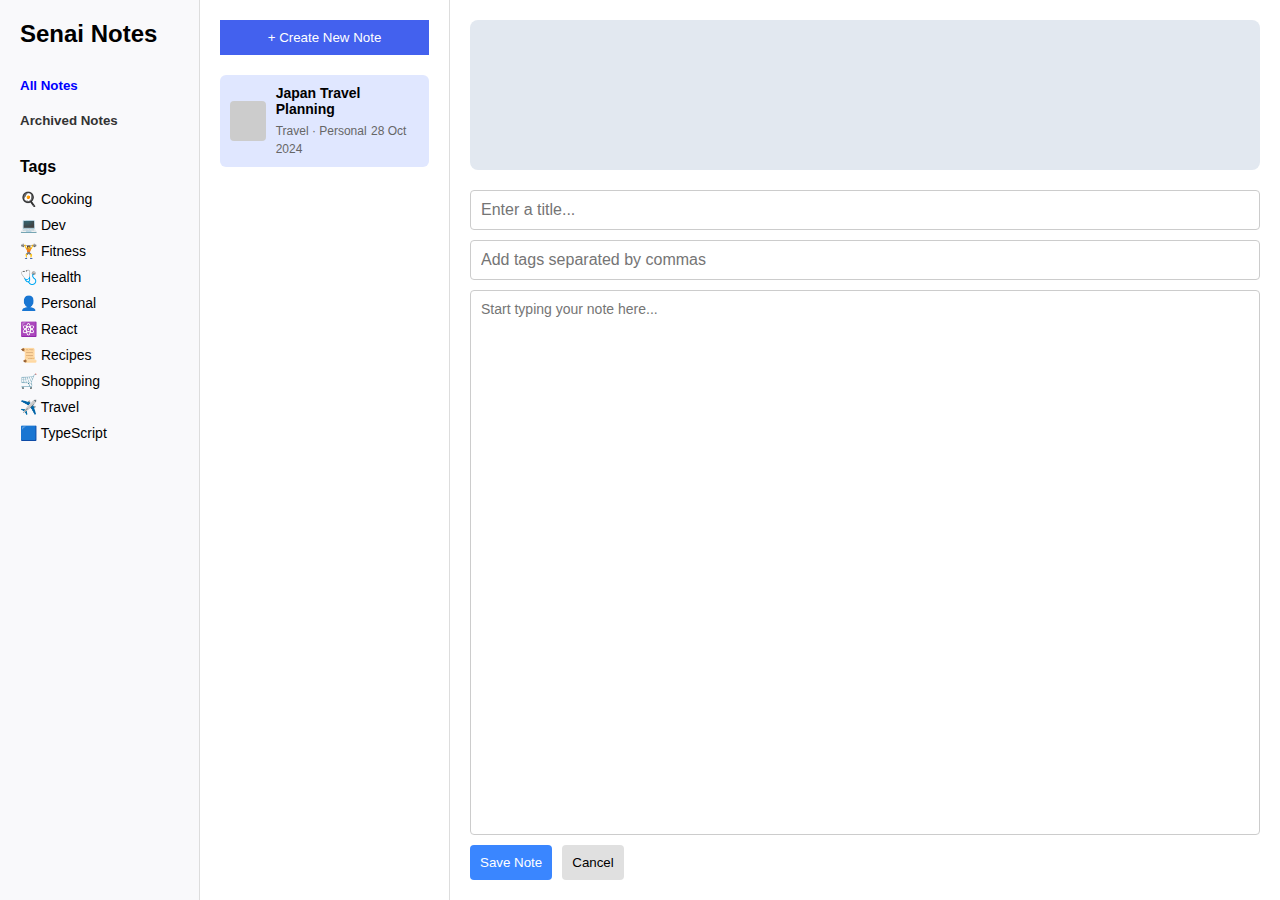
<file: notes/index.html>
<!DOCTYPE html>
<html lang="en">
<head>
  <meta charset="UTF-8" />
  <meta name="viewport" content="width=device-width, initial-scale=1.0"/>
  <title>Senai Notes</title>
  <link rel="stylesheet" href="styleee.css" />
</head>
<body>
  <div class="app">
    <!-- Sidebar -->
    <aside class="sidebar">
      <h2>Senai Notes</h2>
      <nav>
        <button class="nav-link active">All Notes</button>
        <button class="nav-link">Archived Notes</button>
      </nav>
      <div class="tags">
        <p>Tags</p>
        <ul>
          <li>🍳 Cooking</li>
          <li>💻 Dev</li>
          <li>🏋️ Fitness</li>
          <li>🩺 Health</li>
          <li>👤 Personal</li>
          <li>⚛️ React</li>
          <li>📜 Recipes</li>
          <li>🛒 Shopping</li>
          <li>✈️ Travel</li>
          <li>🟦 TypeScript</li>
        </ul>
      </div>
    </aside>

    <!-- Notes List -->
    <section class="notes-list">
      <button class="create-note">+ Create New Note</button>
      <div class="note-item selected">
        <div class="thumbnail"></div>
        <div class="note-info">
          <h4>Japan Travel Planning</h4>
          <span class="tags">Travel · Personal</span>
          <span class="date">28 Oct 2024</span>
        </div>
      </div>
      <!-- Add more note items similarly -->
    </section>

    <!-- Note Editor -->
    <section class="note-editor">
      <div class="note-image-placeholder"></div>
      <input type="text" placeholder="Enter a title..." class="title-input" />
      <input type="text" placeholder="Add tags separated by commas" class="tags-input" />
      <textarea placeholder="Start typing your note here..." class="note-text"></textarea>
      <div class="editor-actions">
        <button class="save">Save Note</button>
        <button class="cancel">Cancel</button>
</file>
<file: notes/styleee.css>
* {
    box-sizing: border-box;
    margin: 0;
    padding: 0;
    font-family: sans-serif;
  }
  
  body, html {
    height: 100%;
  }
  
  .app {
    display: flex;
    height: 100vh;
  }
  
  /* Sidebar */
  .sidebar {
    width: 200px;
    background: #f9f9fb;
    padding: 20px;
    border-right: 1px solid #ddd;
  }
  
  .sidebar h2 {
    margin-bottom: 20px;
  }
  
  .nav-link {
    display: block;
    background: none;
    border: none;
    padding: 10px 0;
    font-weight: bold;
    cursor: pointer;
    color: #333;
  }
  
  .nav-link.active {
    color: blue;
  }
  
  .tags p {
    margin: 20px 0 10px;
    font-weight: bold;
  }
  
  .tags ul {
    list-style: none;
  }
  
  .tags li {
    padding: 5px 0;
    font-size: 14px;
  }
  
  /* Notes List */
  .notes-list {
    width: 250px;
    padding: 20px;
    border-right: 1px solid #ddd;
    overflow-y: auto;
  }
  
  .create-note {
    width: 100%;
    padding: 10px;
    margin-bottom: 20px;
    background-color: #4361ee;
    color: white;
    border: none;
    cursor: pointer;
  }
  
  .note-item {
    display: flex;
    align-items: center;
    padding: 10px;
    border-radius: 6px;
    cursor: pointer;
    margin-bottom: 10px;
    background: #f4f4f4;
  }
  
  .note-item.selected {
    background-color: #e0e7ff;
  }
  
  .thumbnail {
    width: 40px;
    height: 40px;
    background: #ccc;
    margin-right: 10px;
    border-radius: 4px;
  }
  
  .note-info h4 {
    margin-bottom: 4px;
    font-size: 14px;
  }
  
  .note-info .tags,
  .note-info .date {
    font-size: 12px;
    color: #666;
  }
  
  /* Editor */
  .note-editor {
    flex-grow: 1;
    padding: 20px;
    display: flex;
    flex-direction: column;
  }
  
  .note-image-placeholder {
    width: 100%;
    height: 150px;
    background: #e2e8f0;
    margin-bottom: 20px;
    border-radius: 8px;
  }
  
  .title-input,
  .tags-input {
    padding: 10px;
    font-size: 16px;
    margin-bottom: 10px;
    border: 1px solid #ccc;
    border-radius: 4px;
  }
  
  .note-text {
    flex-grow: 1;
    padding: 10px;
    font-size: 14px;
    border: 1px solid #ccc;
    border-radius: 4px;
    resize: none;
    margin-bottom: 10px;
  }
  
  .editor-actions {
    display: flex;
    gap: 10px;
  }
  
  .save {
    padding: 10px;
    background: #3a86ff;
    color: white;
    border: none;
    border-radius: 4px;
    cursor: pointer;
  }
  
  .cancel {
    padding: 10px;
    background: #e0e0e0;
    border: none;
    border-radius: 4px;
    cursor: pointer;
  }
</file>
